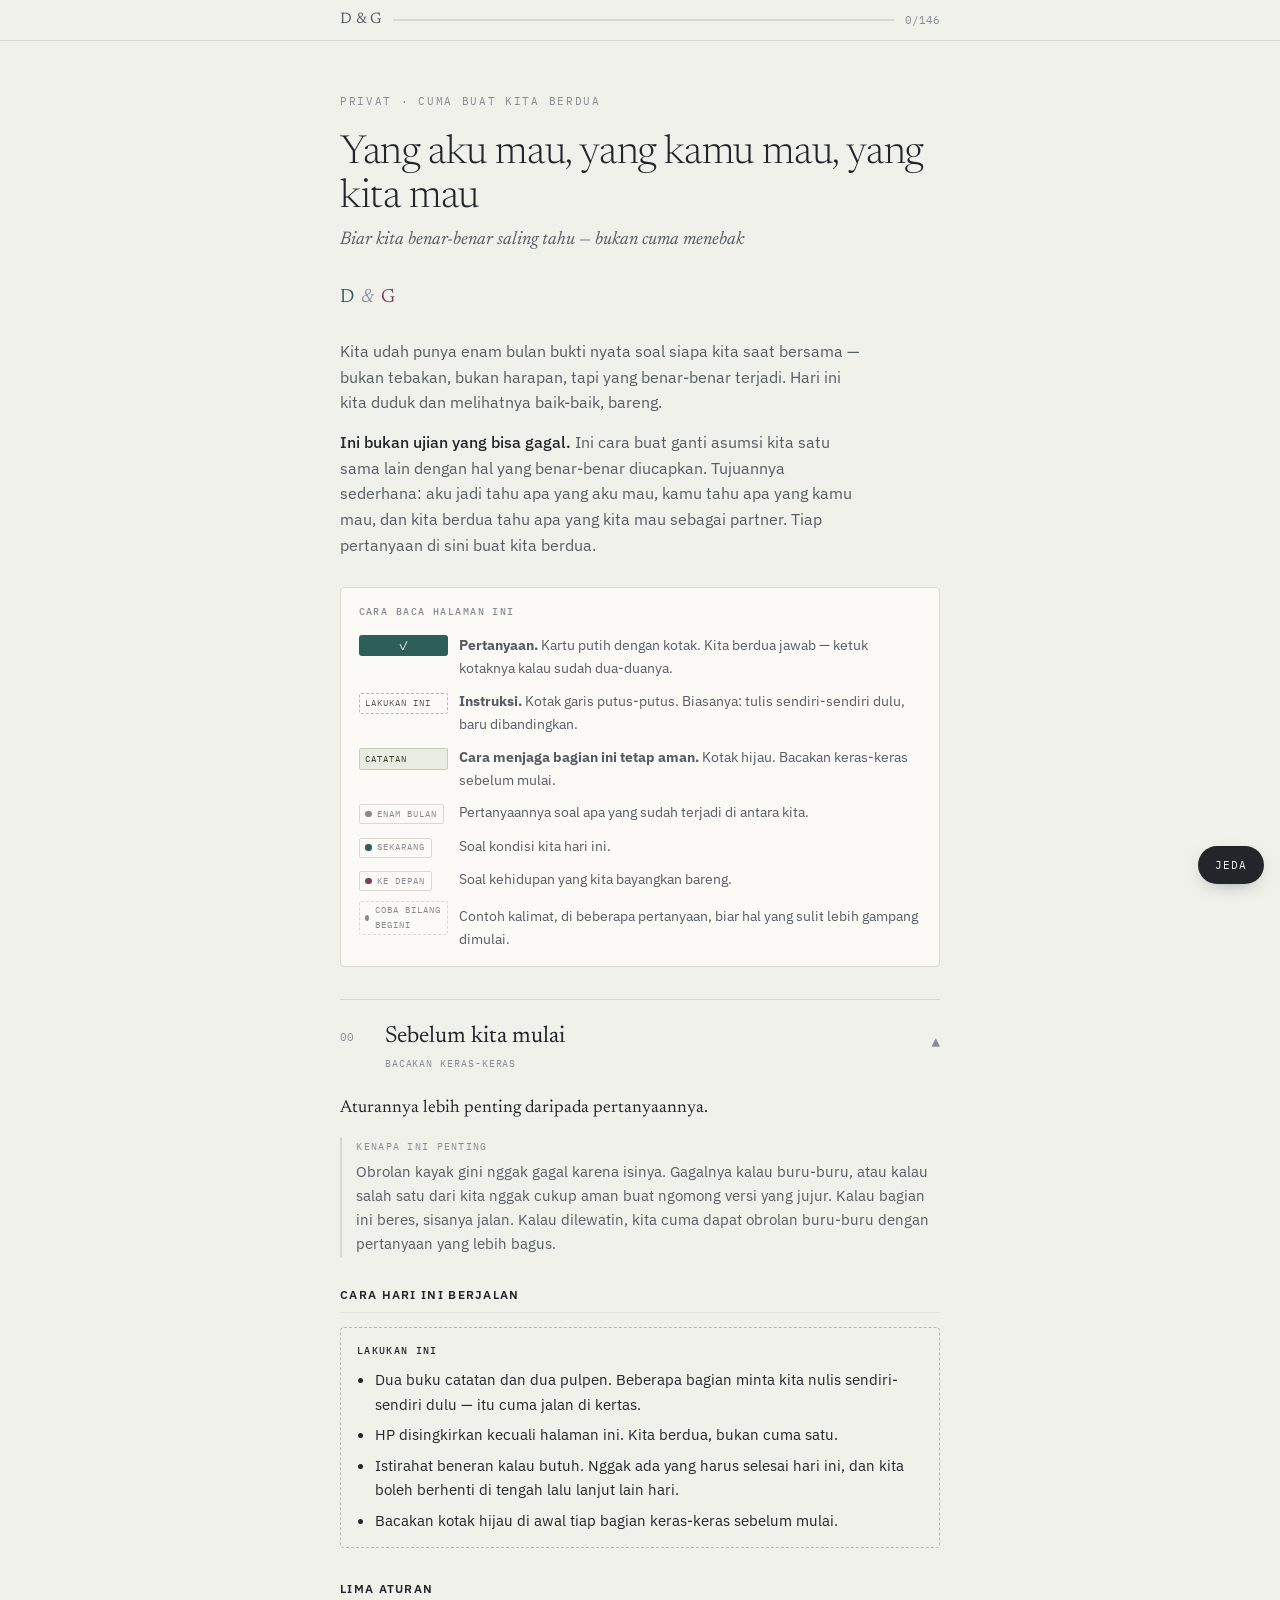
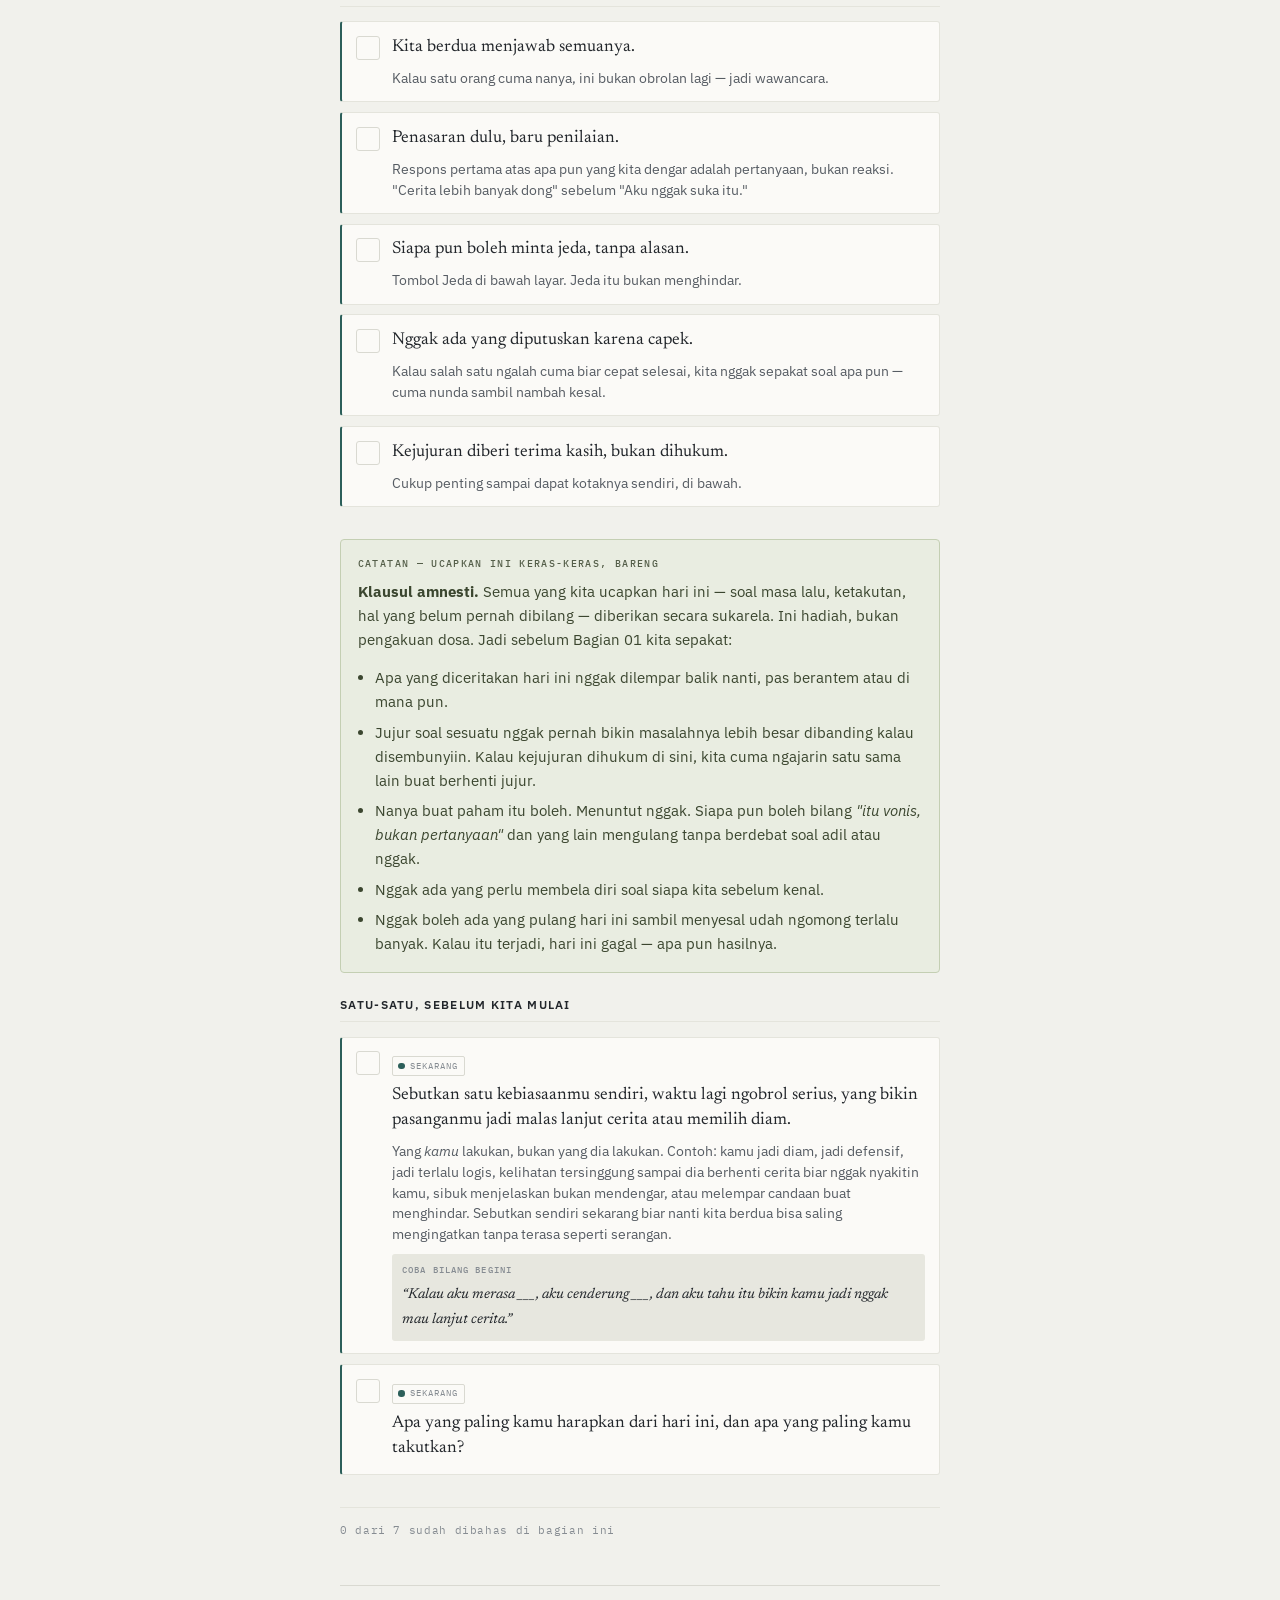
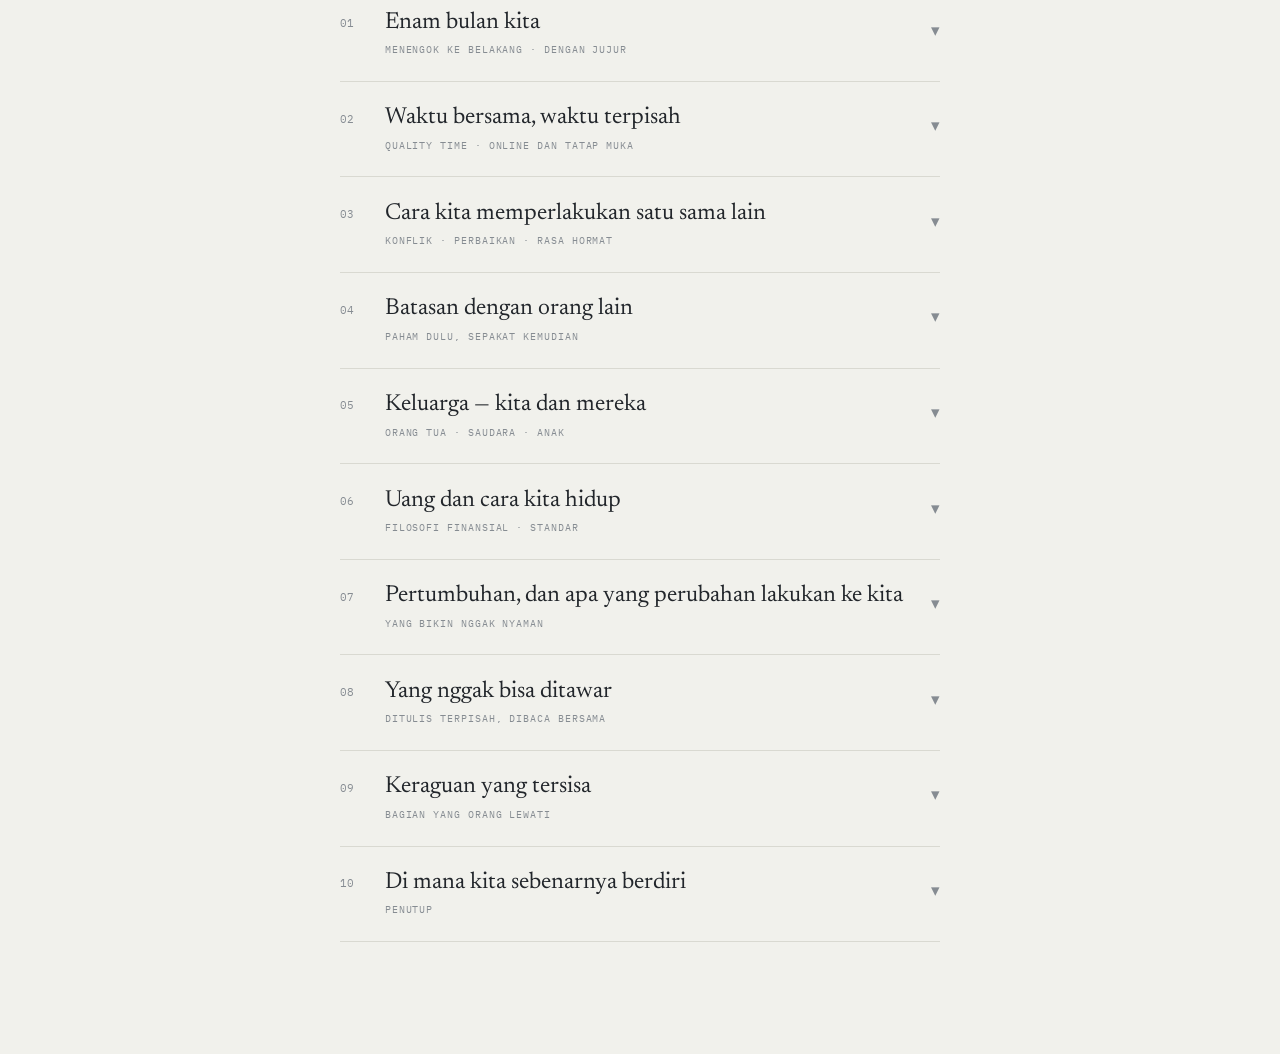
<file: index.html>
<!doctype html>
<html lang="id">
<head>
  <meta charset="utf-8">
  <meta name="viewport" content="width=device-width, initial-scale=1">
  <title>D &amp; G — Alignment Day</title>
  <meta name="robots" content="noindex, nofollow">

  <link rel="preconnect" href="https://fonts.googleapis.com">
  <link rel="preconnect" href="https://fonts.gstatic.com" crossorigin>
  <link rel="stylesheet" href="https://fonts.googleapis.com/css2?family=Newsreader:ital,opsz,wght@0,6..72,300;0,6..72,400;0,6..72,500;1,6..72,300;1,6..72,400&family=IBM+Plex+Mono:wght@400;500&family=IBM+Plex+Sans:wght@400;500;600&display=swap">

  <link rel="stylesheet" href="css/tokens.css">
  <link rel="stylesheet" href="css/base.css">
  <link rel="stylesheet" href="css/layout.css">
  <link rel="stylesheet" href="css/components.css">
</head>
<body>

  <div class="bar">
    <div class="bar-in">
      <span class="bar-name">D &amp; G</span>
      <span class="bar-track"><span class="bar-fill" id="fill"></span></span>
      <span class="bar-count" id="count">0/0</span>
    </div>
  </div>

  <div class="shell">
    <header class="mast" id="mast"></header>
    <main id="parts"></main>
  </div>

  <button class="fab" id="pausebtn" type="button">Jeda</button>
  <div class="sheet" id="sheet" hidden></div>

  <script src="js/content.js"></script>
  <script src="js/render.js"></script>
  <script src="js/progress.js"></script>
  <script src="js/pause.js"></script>
  <script src="js/main.js"></script>
</body>
</html>
</file>
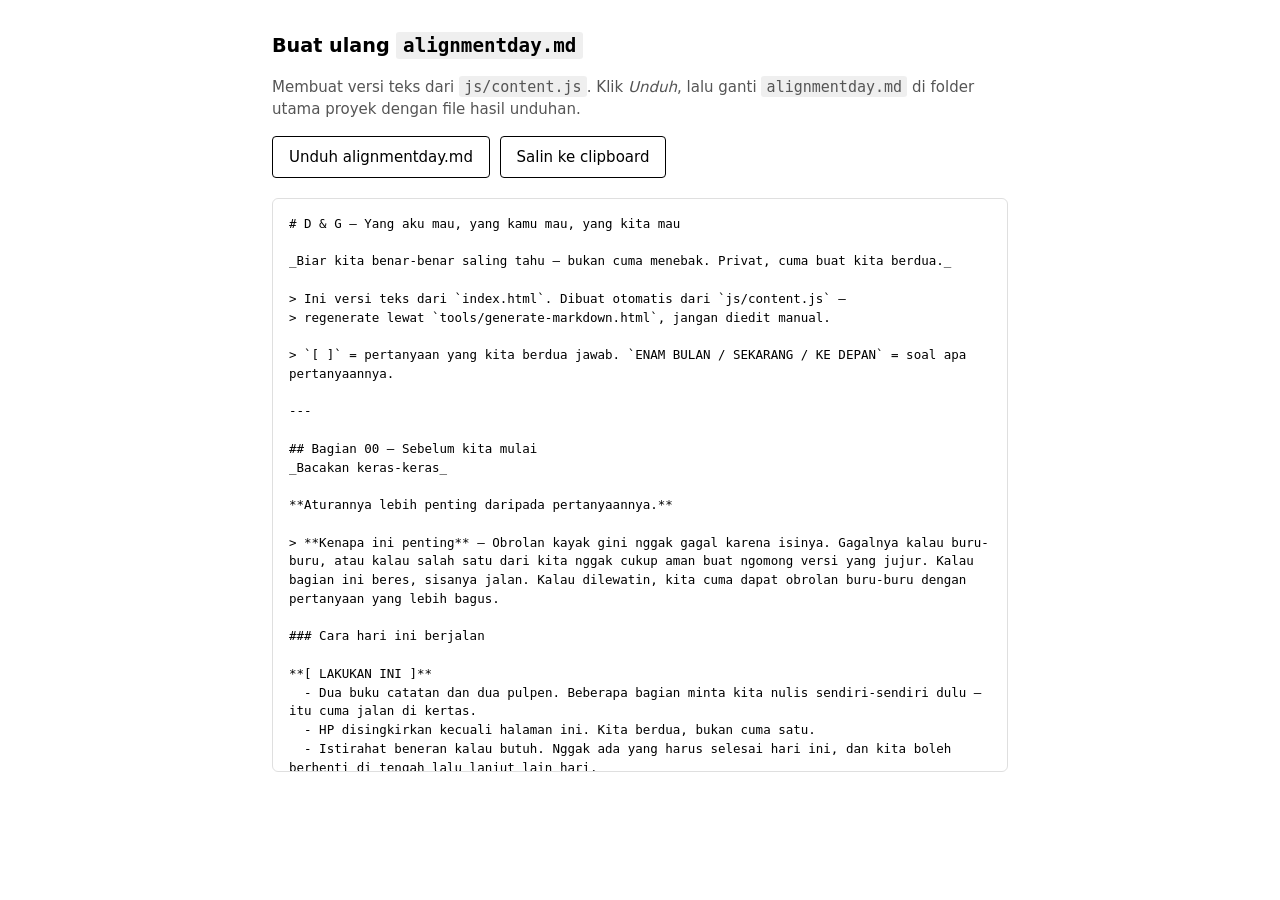
<file: tools/generate-markdown.html>
<!doctype html>
<html lang="en">
<head>
  <meta charset="utf-8">
  <meta name="viewport" content="width=device-width, initial-scale=1">
  <title>Buat ulang alignmentday.md</title>
  <style>
    :root { color-scheme: light dark; }
    body {
      font: 15px/1.5 -apple-system, "Segoe UI", system-ui, sans-serif;
      max-width: 46rem; margin: 2rem auto; padding: 0 1.25rem;
    }
    h1 { font-size: 1.2rem; }
    p { color: #555; }
    button {
      font: inherit; padding: .55rem 1rem; cursor: pointer;
      border: 1px solid currentColor; border-radius: 4px; background: transparent;
    }
    pre {
      margin-top: 1.25rem; padding: 1rem; border: 1px solid #8884;
      border-radius: 6px; white-space: pre-wrap; word-break: break-word;
      max-height: 60vh; overflow: auto; font-size: 12.5px;
    }
    .row { display: flex; gap: .6rem; align-items: center; flex-wrap: wrap; }
    code { background: #8882; padding: .1em .35em; border-radius: 3px; }
  </style>
</head>
<body>
  <h1>Buat ulang <code>alignmentday.md</code></h1>
  <p>
    Membuat versi teks dari <code>js/content.js</code>. Klik <em>Unduh</em>, lalu
    ganti <code>alignmentday.md</code> di folder utama proyek dengan file hasil
    unduhan.
  </p>
  <div class="row">
    <button id="download" type="button">Unduh alignmentday.md</button>
    <button id="copy" type="button">Salin ke clipboard</button>
    <span id="status"></span>
  </div>
  <pre id="preview">Memuat…</pre>

  <script src="../js/content.js"></script>
  <script src="markdown.js"></script>
  <script>
    (function () {
      var md;
      try {
        md = window.alignmentToMarkdown(window.ALIGNMENT_DAY);
      } catch (e) {
        document.getElementById("preview").textContent = "Kesalahan: " + e.message;
        return;
      }
      document.getElementById("preview").textContent = md;

      function setStatus(t) {
        var s = document.getElementById("status");
        s.textContent = t;
        if (t) setTimeout(function () { s.textContent = ""; }, 2500);
      }

      document.getElementById("download").addEventListener("click", function () {
        var blob = new Blob([md], { type: "text/markdown;charset=utf-8" });
        var a = document.createElement("a");
        a.href = URL.createObjectURL(blob);
        a.download = "alignmentday.md";
        document.body.appendChild(a);
        a.click();
        document.body.removeChild(a);
        setTimeout(function () { URL.revokeObjectURL(a.href); }, 1000);
      });

      document.getElementById("copy").addEventListener("click", function () {
        if (navigator.clipboard) {
          navigator.clipboard.writeText(md).then(
            function () { setStatus("Tersalin."); },
            function () { setStatus("Gagal menyalin — pilih teksnya manual."); }
          );
        } else {
          setStatus("Clipboard tidak tersedia — pilih teksnya manual.");
        }
      });
    })();
  </script>
</body>
</html>
</file>
<file: css/tokens.css>
/* Design tokens: colour, type and spacing variables + theme overrides.
   Everything downstream references these custom properties, never raw values. */

:root{
  --paper:#F1F1EC;
  --surface:#FBFAF7;
  --surface-2:#E7E7DF;
  --ink:#22262B;
  --ink-2:#565C63;
  --ink-3:#868C92;
  --rule:#D9D9D1;
  --rule-soft:#E4E4DC;
  --d:#2C5F5A;
  --d-soft:#DCE8E6;
  --g:#7A3F5D;
  --g-soft:#EFE0E7;
  --note-bg:#E9EDE1;
  --note-ink:#3B462F;
  --note-rule:#C4CFB3;
  --do-rule:#B9B9AE;
  --serif:"Newsreader",Georgia,"Times New Roman",serif;
  --sans:"IBM Plex Sans","Helvetica Neue",Arial,sans-serif;
  --mono:"IBM Plex Mono","SFMono-Regular",Menlo,monospace;
  --wrap:40rem;
}

@media (prefers-color-scheme: dark){
  :root:not([data-theme="light"]){
    --paper:#14171A; --surface:#1C2126; --surface-2:#242A30;
    --ink:#E7E8E4; --ink-2:#A4AAAF; --ink-3:#787E84;
    --rule:#2F363C; --rule-soft:#252B31;
    --d:#79BDB3; --d-soft:#1C2E2C; --g:#D08FAE; --g-soft:#2E2029;
    --note-bg:#1E251F; --note-ink:#C4D0B6; --note-rule:#374333; --do-rule:#3A424A;
  }
}

:root[data-theme="dark"]{
  --paper:#14171A; --surface:#1C2126; --surface-2:#242A30;
  --ink:#E7E8E4; --ink-2:#A4AAAF; --ink-3:#787E84;
  --rule:#2F363C; --rule-soft:#252B31;
  --d:#79BDB3; --d-soft:#1C2E2C; --g:#D08FAE; --g-soft:#2E2029;
  --note-bg:#1E251F; --note-ink:#C4D0B6; --note-rule:#374333; --do-rule:#3A424A;
}

@media (prefers-reduced-motion:reduce){
  *{transition:none !important;animation:none !important}
}

@media print{
  .bar,.fab{display:none}
  .part{break-inside:avoid}
  .q{opacity:1 !important}
  body{background:#fff;color:#000}
}
</file>
<file: css/base.css>
/* Reset, document defaults and typography primitives. */

*{box-sizing:border-box}

body{
  margin:0;background:var(--paper);color:var(--ink);
  font-family:var(--sans);font-size:16.5px;line-height:1.6;
  -webkit-font-smoothing:antialiased;
}

.shell{max-width:var(--wrap);margin:0 auto;padding:0 20px 7rem}

p{margin:0 0 .9rem}
h2,h3,h4{text-wrap:balance}
</file>
<file: css/layout.css>
/* Page-level structure: the sticky bar, the title masthead,
   the collapsible parts and their footers. */

/* ---------- quiet top bar ---------- */
.bar{
  position:sticky;top:0;z-index:40;
  background:var(--paper);
  background:color-mix(in srgb, var(--paper) 90%, transparent);
  backdrop-filter:blur(10px);border-bottom:1px solid var(--rule);
}
.bar-in{max-width:var(--wrap);margin:0 auto;padding:.5rem 20px;display:flex;align-items:center;gap:.7rem}
.bar-name{font-family:var(--serif);font-size:.95rem;color:var(--ink-2);white-space:nowrap}
.bar-track{flex:1;height:2px;background:var(--rule)}
.bar-fill{display:block;height:100%;width:0%;background:var(--ink-3);transition:width .3s ease}
.bar-count{font-family:var(--mono);font-size:.66rem;color:var(--ink-3);font-variant-numeric:tabular-nums;white-space:nowrap}

/* ---------- title page ---------- */
.mast{padding:3.2rem 0 2rem;border-bottom:1px solid var(--rule)}
.mast .for{font-family:var(--mono);font-size:.66rem;letter-spacing:.16em;text-transform:uppercase;color:var(--ink-3);margin:0 0 1.4rem}
.mast h1{font-family:var(--serif);font-weight:300;font-size:2.5rem;line-height:1.1;margin:0 0 .3rem;letter-spacing:-.01em}
.mast .sub{font-family:var(--serif);font-style:italic;font-size:1.15rem;color:var(--ink-2);margin:0 0 1.8rem}
.mast p.body{font-size:1rem;color:var(--ink-2);max-width:33rem}
.mast p.body strong{color:var(--ink);font-weight:500}
.names{display:flex;align-items:baseline;gap:.45rem;font-family:var(--serif);font-size:1.2rem;margin:0 0 1.6rem}
.names .dd{color:var(--d)}
.names .gg{color:var(--g)}
.names .amp{color:var(--ink-3);font-style:italic}

/* ---------- parts ---------- */
.part{border-bottom:1px solid var(--rule)}
.part > summary{
  list-style:none;cursor:pointer;display:grid;grid-template-columns:2rem 1fr 1rem;
  align-items:start;gap:.8rem;padding:1.4rem 0;
}
.part > summary::-webkit-details-marker{display:none}
.part > summary:focus-visible{outline:2px solid var(--d);outline-offset:3px;border-radius:4px}
.pnum{font-family:var(--mono);font-size:.7rem;color:var(--ink-3);padding-top:.4rem;font-variant-numeric:tabular-nums}
.ptitle{font-family:var(--serif);font-weight:400;font-size:1.45rem;line-height:1.2;display:block}
.pmeta{font-family:var(--mono);font-size:.64rem;letter-spacing:.09em;text-transform:uppercase;color:var(--ink-3);margin-top:.35rem;display:block;font-variant-numeric:tabular-nums}
.chev{margin-top:.5rem;color:var(--ink-3);transition:transform .2s ease;justify-self:end}
.part[open] .chev{transform:rotate(180deg)}
.part.alldone .ptitle{color:var(--ink-3)}
.part.alldone .pnum::after{content:" ✓";color:var(--d)}
.pbody{padding:0 0 2rem}

/* intro + why */
.lead{font-family:var(--serif);font-size:1.1rem;color:var(--ink);margin:0 0 1rem;line-height:1.5}
.why{border-left:2px solid var(--rule);padding:.1rem 0 .1rem .9rem;margin:0 0 1.8rem}
.why .tag{font-family:var(--mono);font-size:.62rem;letter-spacing:.13em;text-transform:uppercase;color:var(--ink-3);display:block;margin-bottom:.3rem}
.why p{font-size:.94rem;color:var(--ink-2);margin:0}

/* blocks */
.block{margin:0 0 2rem}
.block > h3{
  font-family:var(--sans);font-size:.74rem;font-weight:600;letter-spacing:.11em;
  text-transform:uppercase;color:var(--ink);margin:0 0 .9rem;
  padding-bottom:.4rem;border-bottom:1px solid var(--rule-soft);
}

/* part footer */
.pfoot{margin-top:1.4rem;padding-top:.9rem;border-top:1px solid var(--rule-soft);font-family:var(--mono);font-size:.66rem;letter-spacing:.06em;color:var(--ink-3);font-variant-numeric:tabular-nums}

/* closing */
.close-note{margin-top:2rem;padding-top:1.4rem;border-top:1px solid var(--rule);font-family:var(--serif);font-size:1.1rem;line-height:1.55;color:var(--ink-2)}
.close-note strong{color:var(--ink);font-weight:400;font-style:italic}
.sig{font-family:var(--mono);font-size:.64rem;letter-spacing:.14em;text-transform:uppercase;color:var(--ink-3);margin-top:1.8rem}
</file>
<file: css/components.css>
/* Reusable content components: legend, question cards, instruction and note
   boxes, scales, the map list, model cards, the sort columns and the pause
   sheet. Responsive tweaks live at the bottom. */

/* ---------- legend ---------- */
.legend-box{border:1px solid var(--rule);border-radius:4px;padding:1rem 1.1rem;margin:1.8rem 0 0;background:var(--surface)}
.legend-box h4{font-family:var(--mono);font-size:.64rem;letter-spacing:.14em;text-transform:uppercase;color:var(--ink-3);margin:0 0 .8rem;font-weight:500}
.legend-row{display:flex;gap:.7rem;align-items:baseline;margin-bottom:.6rem;font-size:.9rem;color:var(--ink-2)}
.legend-row:last-child{margin-bottom:0}
.legend-row .k{flex:0 0 5.6rem}
.legend-row .k .tense{margin-bottom:0}
.lg-tick{display:inline-flex;align-items:center;justify-content:center;width:1.3rem;height:1.3rem;background:var(--d);color:var(--paper);border-radius:3px;font-size:.75rem}
.lg-do{display:inline-block;font-family:var(--mono);font-size:.58rem;letter-spacing:.11em;text-transform:uppercase;border:1px dashed var(--do-rule);border-radius:2px;padding:.14rem .35rem;color:var(--ink-2)}
.lg-note{display:inline-block;font-family:var(--mono);font-size:.58rem;letter-spacing:.11em;text-transform:uppercase;background:var(--note-bg);border:1px solid var(--note-rule);color:var(--note-ink);border-radius:2px;padding:.14rem .35rem}

/* ----- QUESTION ----- */
.qs{list-style:none;margin:0;padding:0;display:flex;flex-direction:column;gap:.6rem}
.q{
  display:grid;grid-template-columns:1.5rem 1fr;gap:.7rem;align-items:start;
  background:var(--surface);border:1px solid var(--rule-soft);
  border-left:2px solid var(--d);border-radius:3px;padding:.8rem .9rem;
}
.tick{
  width:1.5rem;height:1.5rem;margin-top:.05rem;padding:0;cursor:pointer;
  background:transparent;border:1.5px solid var(--rule);border-radius:3px;
  color:transparent;font-size:.85rem;line-height:1;font-family:var(--sans);
  display:flex;align-items:center;justify-content:center;flex:0 0 auto;
}
.tick:hover{border-color:var(--ink-3)}
.tick:focus-visible{outline:2px solid var(--d);outline-offset:2px}
.tick[aria-pressed="true"]{background:var(--d);border-color:var(--d);color:var(--paper)}
.q.answered{opacity:.55}
.qtext{font-family:var(--serif);font-size:1.08rem;line-height:1.45;margin:0;color:var(--ink)}
.tense{
  display:inline-flex;align-items:center;gap:.35rem;
  font-family:var(--mono);font-size:.58rem;letter-spacing:.11em;text-transform:uppercase;
  color:var(--ink-3);border:1px solid var(--rule);border-radius:2px;padding:.1rem .35rem;
  margin-bottom:.45rem;
}
.tense::before{content:"";width:.4rem;height:.4rem;border-radius:50%;background:var(--ink-3)}
.tense.t-six::before{background:var(--ink-3)}
.tense.t-now::before{background:var(--d)}
.tense.t-ahead::before{background:var(--g)}
.hint{display:block;margin-top:.5rem;font-size:.86rem;color:var(--ink-2);line-height:1.5}
.shape{
  display:block;margin-top:.6rem;padding:.55rem .65rem;
  background:var(--surface-2);border-radius:3px;font-size:.87rem;color:var(--ink-2);
}
.shape b{
  display:block;font-family:var(--mono);font-size:.58rem;letter-spacing:.12em;
  text-transform:uppercase;color:var(--ink-3);font-weight:500;margin-bottom:.25rem;
}
.shape i{font-family:var(--serif);font-style:italic;font-size:1.03em;color:var(--ink)}

/* ----- INSTRUCTION ----- */
.do{border:1px dashed var(--do-rule);border-radius:4px;padding:.95rem 1rem;margin:0 0 1.1rem}
.do > .tag{
  font-family:var(--mono);font-size:.6rem;letter-spacing:.14em;text-transform:uppercase;
  color:var(--ink);display:block;margin-bottom:.55rem;font-weight:500;
}
.do p{font-size:.95rem;margin:0 0 .6rem}
.do p:last-child{margin-bottom:0}
.do ol,.do ul{margin:0;padding-left:1.15rem;font-size:.95rem}
.do li{margin-bottom:.4rem}
.do li:last-child{margin-bottom:0}
.twocol{display:flex;flex-direction:column;gap:.6rem;margin-top:.7rem}
.twocol .c{border-radius:3px;padding:.6rem .7rem;font-size:.9rem}
.twocol .c.cd{background:var(--d-soft);color:var(--ink)}
.twocol .c.cg{background:var(--g-soft);color:var(--ink)}
.twocol .c b{font-family:var(--mono);font-size:.6rem;letter-spacing:.12em;text-transform:uppercase;display:block;margin-bottom:.25rem}
.twocol .c.cd b{color:var(--d)}
.twocol .c.cg b{color:var(--g)}

/* ----- NOTE ----- */
.note{
  background:var(--note-bg);color:var(--note-ink);border:1px solid var(--note-rule);
  border-radius:4px;padding:1rem 1.05rem;margin:0 0 1.4rem;font-size:.94rem;
}
.note > .tag{
  font-family:var(--mono);font-size:.6rem;letter-spacing:.14em;text-transform:uppercase;
  display:block;margin-bottom:.5rem;opacity:.85;font-weight:500;
}
.note p:last-child{margin-bottom:0}
.note ul{margin:.55rem 0 0;padding-left:1.1rem}
.note li{margin-bottom:.4rem}
.note li:last-child{margin-bottom:0}

/* ----- SCALE LIST ----- */
.scale{display:flex;flex-direction:column;gap:.35rem;margin:0 0 1rem}
.scale div{font-size:.9rem;color:var(--ink-2);display:flex;gap:.55rem;align-items:baseline}
.scale div b{font-family:var(--mono);font-size:.85rem;color:var(--ink);flex:0 0 1rem}
.map{list-style:none;margin:0 0 1rem;padding:0;border-top:1px solid var(--rule-soft)}
.map li{padding:.6rem .1rem;border-bottom:1px solid var(--rule-soft);font-size:.95rem;display:flex;gap:.7rem;align-items:baseline}
.map li .n{font-family:var(--mono);font-size:.66rem;color:var(--ink-3);min-width:1.4rem;font-variant-numeric:tabular-nums}
.map li .sc{margin-left:auto;font-family:var(--mono);font-size:.7rem;color:var(--ink-3);white-space:nowrap;letter-spacing:.15em}

/* models */
.models{display:flex;flex-direction:column;gap:.6rem;margin:0 0 1.1rem}
.model{background:var(--surface);border:1px solid var(--rule-soft);border-radius:4px;padding:.85rem .95rem}
.model h4{font-family:var(--serif);font-size:1.1rem;font-weight:400;margin:0 0 .3rem}
.model .desc{font-size:.92rem;color:var(--ink-2);margin:0 0 .5rem}
.model .tt{display:flex;flex-direction:column;gap:.22rem;font-size:.85rem}
.model .tt span{color:var(--ink-2)}
.model .tt b{font-family:var(--mono);font-size:.6rem;letter-spacing:.1em;text-transform:uppercase;font-weight:500;color:var(--ink-3);margin-right:.35rem}

/* sort */
.sort{display:flex;flex-direction:column;gap:.6rem;margin:0 0 1.1rem}
.sortcol{border:1px solid var(--rule-soft);border-radius:4px;padding:.8rem .9rem;background:var(--surface)}
.sortcol h4{font-family:var(--mono);font-size:.64rem;letter-spacing:.12em;text-transform:uppercase;margin:0 0 .3rem;color:var(--ink)}
.sortcol p{margin:0;font-size:.88rem;color:var(--ink-2)}

/* pause */
.fab{
  position:fixed;right:16px;bottom:16px;z-index:50;
  font-family:var(--mono);font-size:.66rem;letter-spacing:.11em;text-transform:uppercase;
  background:var(--ink);color:var(--paper);border:none;border-radius:100px;
  padding:.75rem 1.05rem;cursor:pointer;box-shadow:0 6px 20px -10px rgba(0,0,0,.5);
}
.fab:focus-visible{outline:2px solid var(--g);outline-offset:3px}
.sheet[hidden]{display:none}
.sheet{position:fixed;inset:0;z-index:60;background:rgba(10,12,14,.55);display:flex;align-items:flex-end;justify-content:center}
.sheet-in{background:var(--paper);border-top:3px solid var(--g);width:100%;max-width:var(--wrap);max-height:86vh;overflow-y:auto;padding:1.5rem 1.25rem 1.9rem;border-radius:10px 10px 0 0}
.sheet-in h3{font-family:var(--serif);font-weight:400;font-size:1.4rem;margin:0 0 .2rem}
.sheet-in .sd{font-size:.9rem;color:var(--ink-2);margin:0 0 1rem}
.sheet-in ol{padding-left:1.15rem;margin:0 0 1.2rem}
.sheet-in li{margin-bottom:.55rem}
.sheet-in .say{font-family:var(--serif);font-style:italic;font-size:1.05rem;color:var(--ink)}
.closebtn{font-family:var(--mono);font-size:.66rem;letter-spacing:.11em;text-transform:uppercase;background:var(--ink);color:var(--paper);border:none;border-radius:2px;padding:.6rem 1rem;cursor:pointer;width:100%}

@media (min-width:620px){
  .sort{flex-direction:row}
  .sortcol{flex:1}
  .twocol{flex-direction:row}
  .twocol .c{flex:1}
  .sheet{align-items:center;padding:24px}
  .sheet-in{border-radius:8px}
}
</file>
